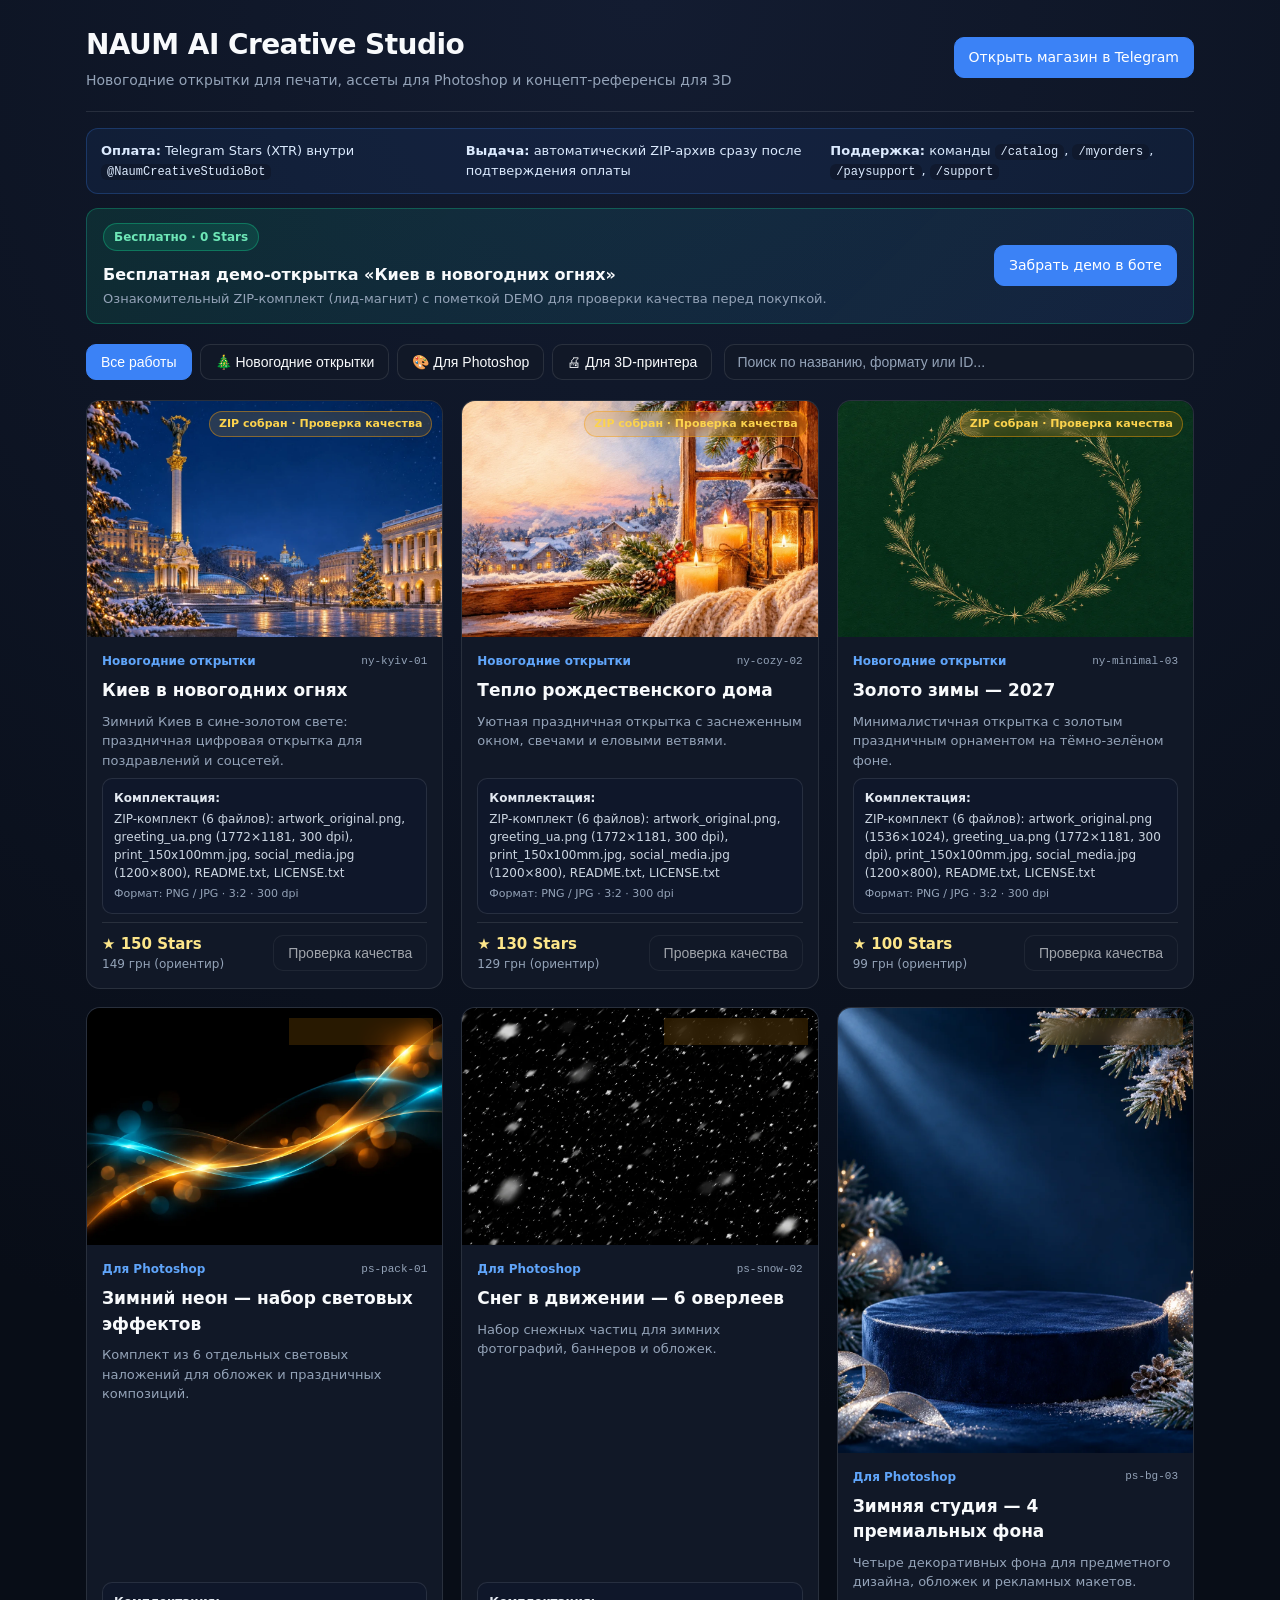
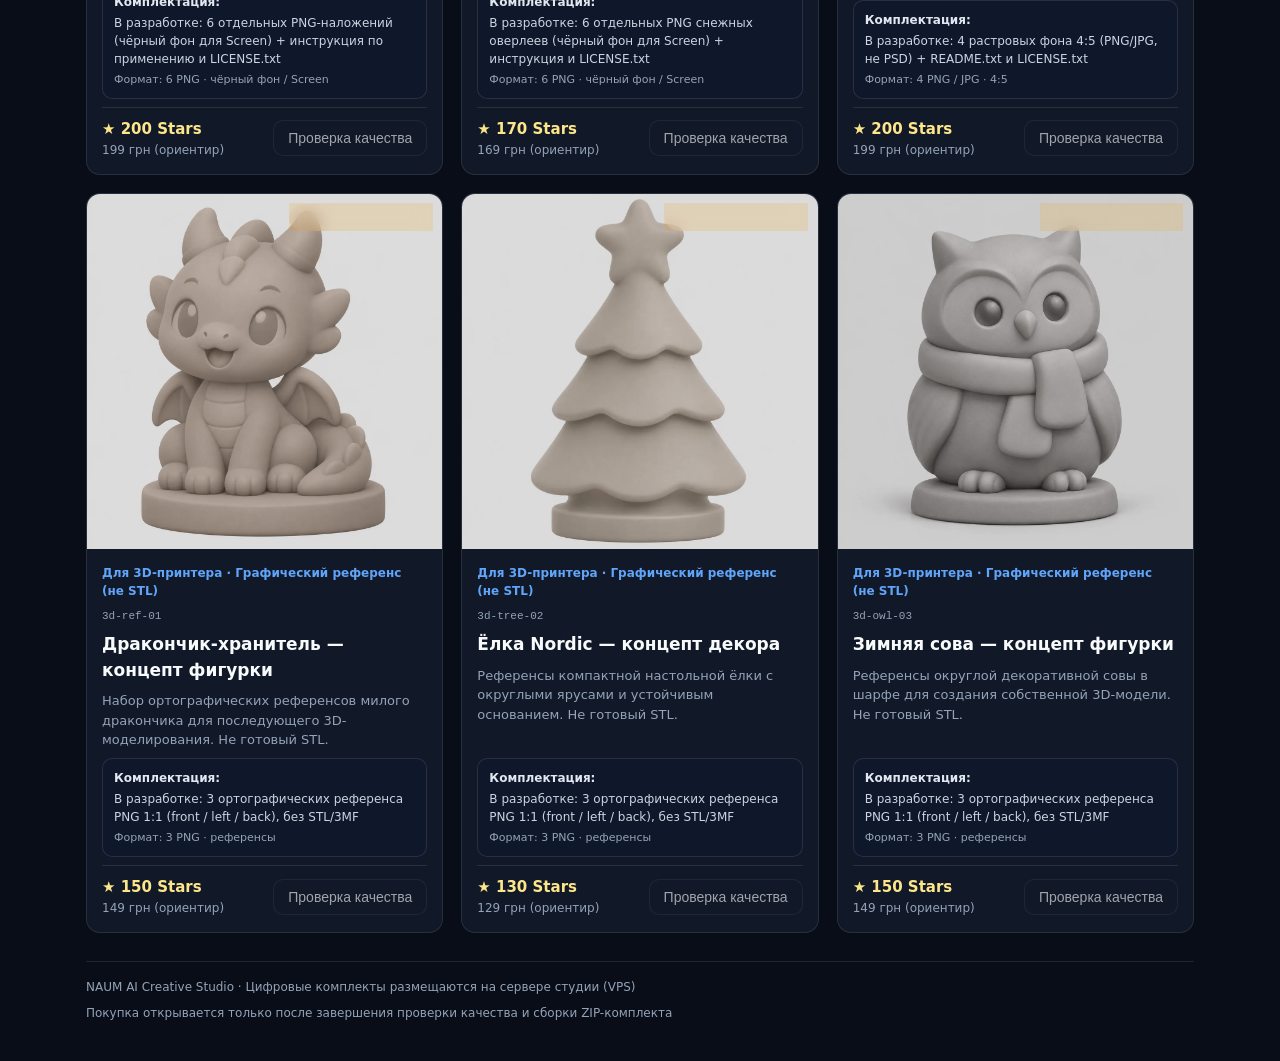
<file: index.html>
<!doctype html>
<html lang="ru">
<head>
  <meta charset="utf-8">
  <meta name="viewport" content="width=device-width,initial-scale=1">
  <title>NAUM AI Creative Studio — Открытки, Photoshop, 3D</title>
  <meta name="description" content="Цифровые новогодние открытки для печати, наборы наложений для Photoshop и концепт-референсы для 3D-печати от NAUM AI Creative Studio.">
  <link rel="stylesheet" href="./styles.css">
</head>
<body>
  <div class="wrap">
    <header class="site-header">
      <div class="brand">
        <h1>NAUM AI Creative Studio</h1>
        <p class="sub">Новогодние открытки для печати, ассеты для Photoshop и концепт-референсы для 3D</p>
      </div>
      <div class="header-actions">
        <a id="tg-top" class="btn primary" hidden target="_blank" rel="noopener noreferrer">Открыть магазин в Telegram</a>
      </div>
    </header>

    <section class="notice" aria-label="Как работает заказ">
      <div class="notice-item"><strong>Оплата:</strong> Telegram Stars (XTR) внутри <code>@NaumCreativeStudioBot</code></div>
      <div class="notice-item"><strong>Выдача:</strong> автоматический ZIP-архив сразу после подтверждения оплаты</div>
      <div class="notice-item"><strong>Поддержка:</strong> команды <code>/catalog</code>, <code>/myorders</code>, <code>/paysupport</code>, <code>/support</code></div>
    </section>

    <section id="demo-banner" class="demo-banner" hidden aria-label="Бесплатная демо-открытка"></section>

    <div class="controls" role="region" aria-label="Фильтры каталога">
      <div class="filters">
        <button class="btn active" type="button" data-cat="all">Все работы</button>
        <button class="btn" type="button" data-cat="newyear">🎄 Новогодние открытки</button>
        <button class="btn" type="button" data-cat="photoshop">🎨 Для Photoshop</button>
        <button class="btn" type="button" data-cat="3d">🖨 Для 3D-принтера</button>
      </div>
      <input id="q" class="search" type="search" placeholder="Поиск по названию, формату или ID..." aria-label="Поиск по каталогу">
    </div>

    <main>
      <div id="grid" class="grid" aria-live="polite"></div>
    </main>

    <footer class="site-footer">
      <span>NAUM AI Creative Studio · Цифровые комплекты размещаются на сервере студии (VPS)</span>
      <span>Покупка открывается только после завершения проверки качества и сборки ZIP-комплекта</span>
    </footer>
  </div>
  <script src="./app.js" defer></script>
</body>
</html>
</file>
<file: styles.css>
:root {
  --bg: #080d17;
  --surface: #111827;
  --surface-2: #0f172a;
  --border: rgba(255, 255, 255, 0.1);
  --text: #f8fafc;
  --muted: #94a3b8;
  --accent: #3b82f6;
  --accent-hover: #2563eb;
  --ok-bg: rgba(16, 185, 129, 0.16);
  --ok-border: rgba(16, 185, 129, 0.45);
  --ok-text: #6ee7b7;
  --qa-bg: rgba(245, 158, 11, 0.16);
  --qa-border: rgba(245, 158, 11, 0.45);
  --qa-text: #fcd34d;
  --draft-bg: rgba(148, 163, 184, 0.14);
  --draft-border: rgba(148, 163, 184, 0.35);
  --draft-text: #cbd5e1;
}

* {
  box-sizing: border-box;
}

body {
  margin: 0;
  font-family: system-ui, -apple-system, BlinkMacSystemFont, "Segoe UI", Roboto, sans-serif;
  background: radial-gradient(circle at top, #131c31 0%, var(--bg) 52%);
  color: var(--text);
  line-height: 1.5;
  min-height: 100vh;
}

.wrap {
  max-width: 1140px;
  margin: 0 auto;
  padding: 24px 16px 40px;
}

.site-header {
  display: flex;
  justify-content: space-between;
  align-items: center;
  gap: 16px;
  flex-wrap: wrap;
  padding-bottom: 20px;
  border-bottom: 1px solid var(--border);
}

h1 {
  margin: 0;
  font-size: clamp(22px, 3vw, 28px);
  letter-spacing: -0.02em;
}

.sub {
  color: var(--muted);
  font-size: 14px;
  margin: 4px 0 0;
}

.notice {
  margin-top: 16px;
  padding: 12px 14px;
  border-radius: 12px;
  background: rgba(59, 130, 246, 0.08);
  border: 1px solid rgba(59, 130, 246, 0.25);
  display: grid;
  grid-template-columns: repeat(auto-fit, minmax(220px, 1fr));
  gap: 8px 16px;
  font-size: 13px;
  color: #dbeafe;
}

.notice code {
  background: rgba(15, 23, 42, 0.75);
  padding: 1px 6px;
  border-radius: 6px;
  font-size: 12px;
}

.demo-banner {
  margin-top: 14px;
  padding: 14px 16px;
  border-radius: 12px;
  background: linear-gradient(135deg, rgba(16, 185, 129, 0.14), rgba(59, 130, 246, 0.12));
  border: 1px solid rgba(16, 185, 129, 0.35);
  display: flex;
  align-items: center;
  justify-content: space-between;
  gap: 14px;
  flex-wrap: wrap;
}

.demo-banner[hidden] {
  display: none;
}

.demo-info {
  display: flex;
  align-items: center;
  gap: 12px;
  flex-wrap: wrap;
  flex: 1;
}

.demo-pill {
  padding: 4px 10px;
  border-radius: 999px;
  background: var(--ok-bg);
  border: 1px solid var(--ok-border);
  color: var(--ok-text);
  font-size: 12px;
  font-weight: 700;
  white-space: nowrap;
}

.demo-desc {
  margin: 2px 0 0;
  font-size: 13px;
  color: var(--muted);
}

.controls {
  display: flex;
  justify-content: space-between;
  align-items: center;
  gap: 12px;
  flex-wrap: wrap;
  margin: 20px 0;
}

.filters {
  display: flex;
  gap: 8px;
  flex-wrap: wrap;
}

.btn {
  border: 1px solid var(--border);
  background: var(--surface);
  color: var(--text);
  padding: 9px 14px;
  border-radius: 10px;
  cursor: pointer;
  font-size: 14px;
  font-weight: 500;
  text-decoration: none;
  display: inline-flex;
  align-items: center;
  justify-content: center;
  gap: 6px;
  transition: background 0.15s ease, border-color 0.15s ease, transform 0.1s ease;
}

.btn:hover:not(:disabled) {
  border-color: rgba(255, 255, 255, 0.25);
}

.btn[hidden] {
  display: none;
}

.btn.active,
.btn.primary {
  background: var(--accent);
  border-color: var(--accent);
  color: #ffffff;
}

.btn.primary:hover:not(:disabled) {
  background: var(--accent-hover);
  border-color: var(--accent-hover);
}

.btn.disabled,
.btn:disabled {
  opacity: 0.62;
  cursor: not-allowed;
}

.search {
  flex: 1;
  min-width: 240px;
  padding: 9px 12px;
  border-radius: 10px;
  border: 1px solid var(--border);
  background: var(--surface);
  color: var(--text);
  font-size: 14px;
}

.search::placeholder {
  color: var(--muted);
}

.grid {
  display: grid;
  grid-template-columns: repeat(auto-fill, minmax(300px, 1fr));
  gap: 18px;
}

.card {
  background: var(--surface);
  border: 1px solid var(--border);
  border-radius: 14px;
  overflow: hidden;
  display: flex;
  flex-direction: column;
}

.thumb {
  aspect-ratio: 3 / 2;
  background: linear-gradient(135deg, #1e1b4b, #0f172a 60%, #1e3a8a);
  display: flex;
  align-items: center;
  justify-content: center;
  color: var(--muted);
  font-size: 13px;
  position: relative;
}

.thumb img {
  width: 100%;
  height: 100%;
  object-fit: cover;
  display: block;
}

.badge {
  position: absolute;
  top: 10px;
  right: 10px;
  padding: 4px 9px;
  border-radius: 999px;
  font-size: 11px;
  font-weight: 600;
  backdrop-filter: blur(8px);
}

.badge-ready {
  background: var(--ok-bg);
  border: 1px solid var(--ok-border);
  color: var(--ok-text);
}

.badge-qa {
  background: var(--qa-bg);
  border: 1px solid var(--qa-border);
  color: var(--qa-text);
}

.badge-draft {
  background: var(--draft-bg);
  border: 1px solid var(--draft-border);
  color: var(--draft-text);
}

.body {
  padding: 15px;
  flex: 1;
  display: flex;
  flex-direction: column;
  gap: 8px;
}

.meta-row {
  display: flex;
  justify-content: space-between;
  align-items: center;
  gap: 8px;
  flex-wrap: wrap;
}

.cat {
  font-size: 12px;
  color: #60a5fa;
  font-weight: 600;
}

.item-id {
  font-size: 11px;
  color: var(--muted);
  font-family: ui-monospace, SFMono-Regular, Menlo, monospace;
}

.title {
  font-size: 17px;
  font-weight: 700;
  margin: 0;
}

.desc {
  font-size: 13px;
  color: var(--muted);
  margin: 0;
}

.package-box {
  margin-top: auto;
  padding: 10px 11px;
  border-radius: 10px;
  background: var(--surface-2);
  border: 1px solid var(--border);
  font-size: 12px;
  color: #cbd5e1;
}

.package-label {
  display: block;
  font-weight: 600;
  color: #e2e8f0;
  margin-bottom: 3px;
}

.package-format {
  margin-top: 4px;
  color: var(--muted);
  font-size: 11px;
}

.foot {
  display: flex;
  justify-content: space-between;
  align-items: center;
  gap: 10px;
  padding-top: 10px;
  border-top: 1px solid var(--border);
}

.price-col {
  display: flex;
  flex-direction: column;
}

.price-xtr {
  font-weight: 700;
  font-size: 15px;
  color: #fde68a;
}

.price-uah {
  font-size: 12px;
  color: var(--muted);
}

.site-footer {
  margin-top: 28px;
  padding-top: 16px;
  border-top: 1px solid var(--border);
  display: flex;
  justify-content: space-between;
  flex-wrap: wrap;
  gap: 8px 16px;
  color: var(--muted);
  font-size: 12px;
}

@media (max-width: 640px) {
  .wrap {
    padding: 16px 12px 28px;
  }

  .header-actions,
  .header-actions .btn,
  .search {
    width: 100%;
  }

  .filters {
    width: 100%;
    overflow-x: auto;
    flex-wrap: nowrap;
    padding-bottom: 4px;
  }

  .filters .btn {
    flex: 0 0 auto;
    padding: 8px 12px;
    font-size: 13px;
  }

  .grid {
    grid-template-columns: 1fr;
  }

  .foot {
    flex-direction: column;
    align-items: stretch;
  }

  .foot .btn {
    width: 100%;
  }
}
</file>
